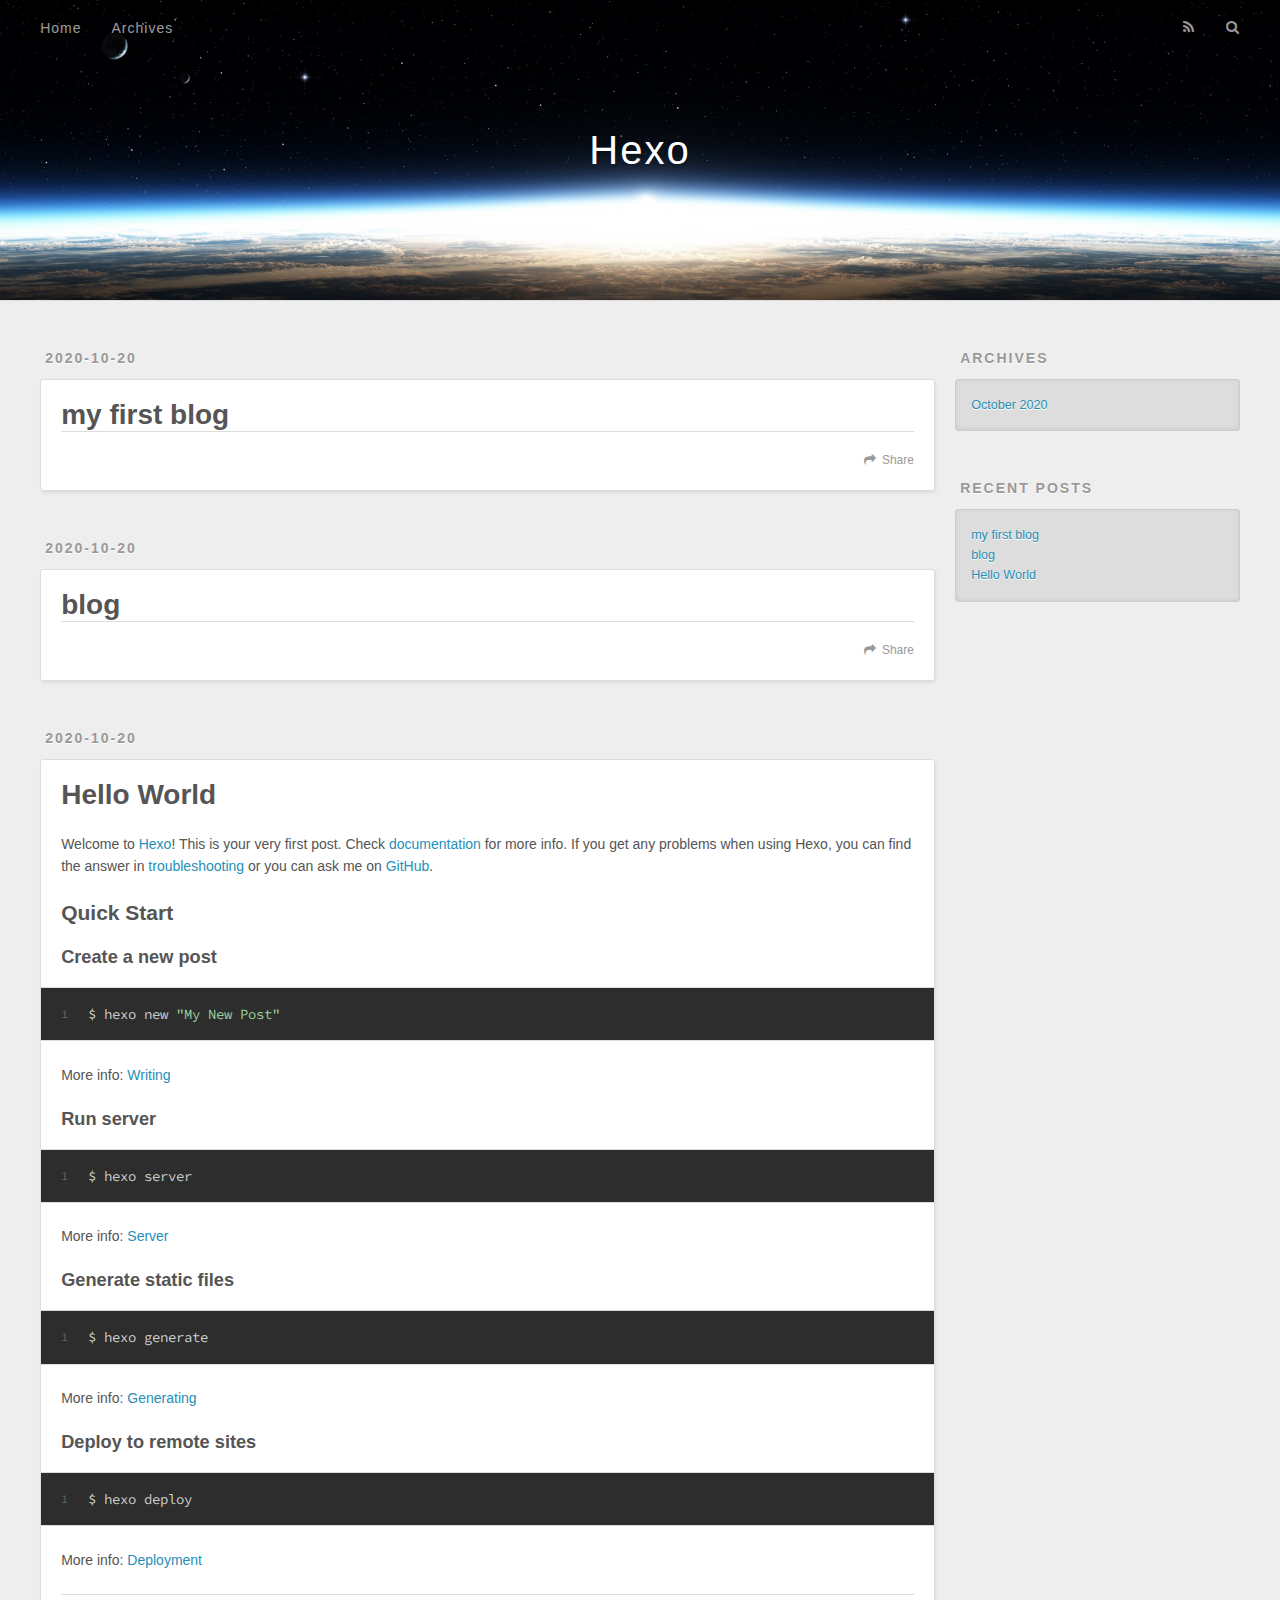
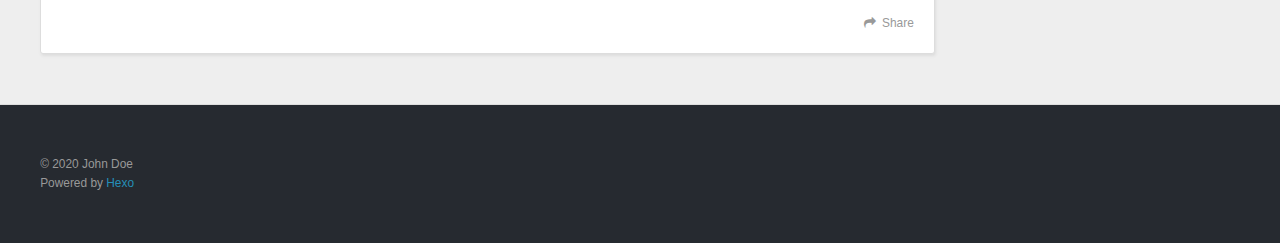
<file: index.html>
<!DOCTYPE html>
<html>
<head>
  <meta charset="utf-8">
  

  
  <title>Hexo</title>
  <meta name="viewport" content="width=device-width, initial-scale=1, maximum-scale=1">
  <meta property="og:type" content="website">
<meta property="og:title" content="Hexo">
<meta property="og:url" content="http://example.com/index.html">
<meta property="og:site_name" content="Hexo">
<meta property="og:locale" content="en_US">
<meta property="article:author" content="John Doe">
<meta name="twitter:card" content="summary">
  
    <link rel="alternate" href="/atom.xml" title="Hexo" type="application/atom+xml">
  
  
    <link rel="icon" href="/favicon.png">
  
  
    <link href="//fonts.googleapis.com/css?family=Source+Code+Pro" rel="stylesheet" type="text/css">
  
  
<link rel="stylesheet" href="/css/style.css">

<meta name="generator" content="Hexo 5.2.0"></head>

<body>
  <div id="container">
    <div id="wrap">
      <header id="header">
  <div id="banner"></div>
  <div id="header-outer" class="outer">
    <div id="header-title" class="inner">
      <h1 id="logo-wrap">
        <a href="/" id="logo">Hexo</a>
      </h1>
      
    </div>
    <div id="header-inner" class="inner">
      <nav id="main-nav">
        <a id="main-nav-toggle" class="nav-icon"></a>
        
          <a class="main-nav-link" href="/">Home</a>
        
          <a class="main-nav-link" href="/archives">Archives</a>
        
      </nav>
      <nav id="sub-nav">
        
          <a id="nav-rss-link" class="nav-icon" href="/atom.xml" title="RSS Feed"></a>
        
        <a id="nav-search-btn" class="nav-icon" title="Search"></a>
      </nav>
      <div id="search-form-wrap">
        <form action="//google.com/search" method="get" accept-charset="UTF-8" class="search-form"><input type="search" name="q" class="search-form-input" placeholder="Search"><button type="submit" class="search-form-submit">&#xF002;</button><input type="hidden" name="sitesearch" value="http://example.com"></form>
      </div>
    </div>
  </div>
</header>
      <div class="outer">
        <section id="main">
  
    <article id="blog1-my-first-blog" class="article article-type-blog1" itemscope itemprop="blogPost">
  <div class="article-meta">
    <a href="/2020/10/20/my-first-blog/" class="article-date">
  <time datetime="2020-10-20T11:49:37.000Z" itemprop="datePublished">2020-10-20</time>
</a>
    
  </div>
  <div class="article-inner">
    
    
      <header class="article-header">
        
  
    <h1 itemprop="name">
      <a class="article-title" href="/2020/10/20/my-first-blog/">my first blog</a>
    </h1>
  

      </header>
    
    <div class="article-entry" itemprop="articleBody">
      
        
      
    </div>
    <footer class="article-footer">
      <a data-url="http://example.com/2020/10/20/my-first-blog/" data-id="ckghy28zz0002d0td5f2vbpgo" class="article-share-link">Share</a>
      
      
    </footer>
  </div>
  
</article>


  
    <article id="post-blog" class="article article-type-post" itemscope itemprop="blogPost">
  <div class="article-meta">
    <a href="/2020/10/20/blog/" class="article-date">
  <time datetime="2020-10-20T11:03:06.000Z" itemprop="datePublished">2020-10-20</time>
</a>
    
  </div>
  <div class="article-inner">
    
    
      <header class="article-header">
        
  
    <h1 itemprop="name">
      <a class="article-title" href="/2020/10/20/blog/">blog</a>
    </h1>
  

      </header>
    
    <div class="article-entry" itemprop="articleBody">
      
        
      
    </div>
    <footer class="article-footer">
      <a data-url="http://example.com/2020/10/20/blog/" data-id="ckghy28zq0001d0tdfp8pb76k" class="article-share-link">Share</a>
      
      
    </footer>
  </div>
  
</article>


  
    <article id="post-hello-world" class="article article-type-post" itemscope itemprop="blogPost">
  <div class="article-meta">
    <a href="/2020/10/20/hello-world/" class="article-date">
  <time datetime="2020-10-20T10:52:06.761Z" itemprop="datePublished">2020-10-20</time>
</a>
    
  </div>
  <div class="article-inner">
    
    
      <header class="article-header">
        
  
    <h1 itemprop="name">
      <a class="article-title" href="/2020/10/20/hello-world/">Hello World</a>
    </h1>
  

      </header>
    
    <div class="article-entry" itemprop="articleBody">
      
        <p>Welcome to <a target="_blank" rel="noopener" href="https://hexo.io/">Hexo</a>! This is your very first post. Check <a target="_blank" rel="noopener" href="https://hexo.io/docs/">documentation</a> for more info. If you get any problems when using Hexo, you can find the answer in <a target="_blank" rel="noopener" href="https://hexo.io/docs/troubleshooting.html">troubleshooting</a> or you can ask me on <a target="_blank" rel="noopener" href="https://github.com/hexojs/hexo/issues">GitHub</a>.</p>
<h2 id="Quick-Start"><a href="#Quick-Start" class="headerlink" title="Quick Start"></a>Quick Start</h2><h3 id="Create-a-new-post"><a href="#Create-a-new-post" class="headerlink" title="Create a new post"></a>Create a new post</h3><figure class="highlight bash"><table><tr><td class="gutter"><pre><span class="line">1</span><br></pre></td><td class="code"><pre><span class="line">$ hexo new <span class="string">&quot;My New Post&quot;</span></span><br></pre></td></tr></table></figure>

<p>More info: <a target="_blank" rel="noopener" href="https://hexo.io/docs/writing.html">Writing</a></p>
<h3 id="Run-server"><a href="#Run-server" class="headerlink" title="Run server"></a>Run server</h3><figure class="highlight bash"><table><tr><td class="gutter"><pre><span class="line">1</span><br></pre></td><td class="code"><pre><span class="line">$ hexo server</span><br></pre></td></tr></table></figure>

<p>More info: <a target="_blank" rel="noopener" href="https://hexo.io/docs/server.html">Server</a></p>
<h3 id="Generate-static-files"><a href="#Generate-static-files" class="headerlink" title="Generate static files"></a>Generate static files</h3><figure class="highlight bash"><table><tr><td class="gutter"><pre><span class="line">1</span><br></pre></td><td class="code"><pre><span class="line">$ hexo generate</span><br></pre></td></tr></table></figure>

<p>More info: <a target="_blank" rel="noopener" href="https://hexo.io/docs/generating.html">Generating</a></p>
<h3 id="Deploy-to-remote-sites"><a href="#Deploy-to-remote-sites" class="headerlink" title="Deploy to remote sites"></a>Deploy to remote sites</h3><figure class="highlight bash"><table><tr><td class="gutter"><pre><span class="line">1</span><br></pre></td><td class="code"><pre><span class="line">$ hexo deploy</span><br></pre></td></tr></table></figure>

<p>More info: <a target="_blank" rel="noopener" href="https://hexo.io/docs/one-command-deployment.html">Deployment</a></p>

      
    </div>
    <footer class="article-footer">
      <a data-url="http://example.com/2020/10/20/hello-world/" data-id="ckghy28zk0000d0td6bdzb5bl" class="article-share-link">Share</a>
      
      
    </footer>
  </div>
  
</article>


  


</section>
        
          <aside id="sidebar">
  
    

  
    

  
    
  
    
  <div class="widget-wrap">
    <h3 class="widget-title">Archives</h3>
    <div class="widget">
      <ul class="archive-list"><li class="archive-list-item"><a class="archive-list-link" href="/archives/2020/10/">October 2020</a></li></ul>
    </div>
  </div>


  
    
  <div class="widget-wrap">
    <h3 class="widget-title">Recent Posts</h3>
    <div class="widget">
      <ul>
        
          <li>
            <a href="/2020/10/20/my-first-blog/">my first blog</a>
          </li>
        
          <li>
            <a href="/2020/10/20/blog/">blog</a>
          </li>
        
          <li>
            <a href="/2020/10/20/hello-world/">Hello World</a>
          </li>
        
      </ul>
    </div>
  </div>

  
</aside>
        
      </div>
      <footer id="footer">
  
  <div class="outer">
    <div id="footer-info" class="inner">
      &copy; 2020 John Doe<br>
      Powered by <a href="http://hexo.io/" target="_blank">Hexo</a>
    </div>
  </div>
</footer>
    </div>
    <nav id="mobile-nav">
  
    <a href="/" class="mobile-nav-link">Home</a>
  
    <a href="/archives" class="mobile-nav-link">Archives</a>
  
</nav>
    

<script src="//ajax.googleapis.com/ajax/libs/jquery/2.0.3/jquery.min.js"></script>


  
<link rel="stylesheet" href="/fancybox/jquery.fancybox.css">

  
<script src="/fancybox/jquery.fancybox.pack.js"></script>




<script src="/js/script.js"></script>




  </div>
</body>
</html>
</file>
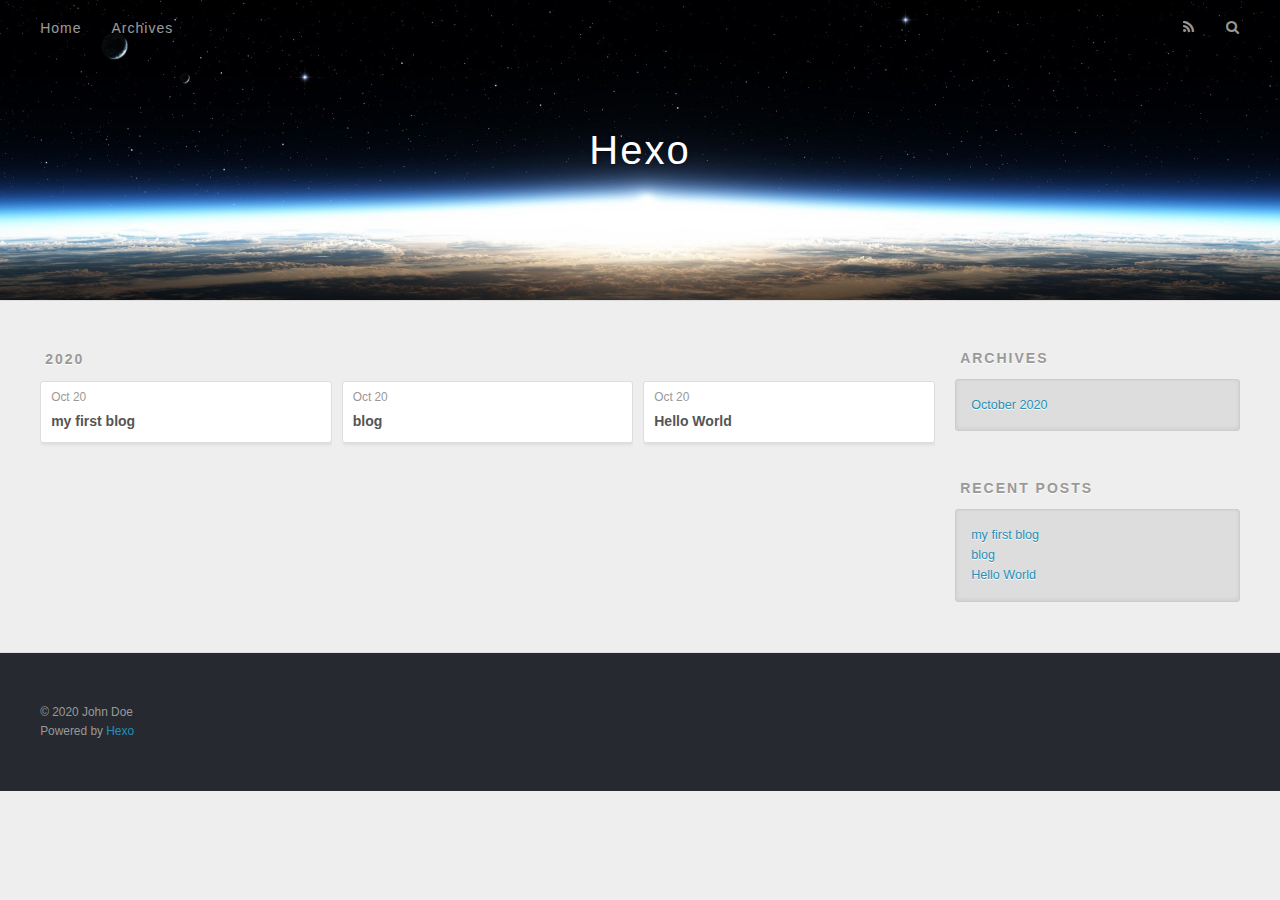
<file: archives/index.html>
<!DOCTYPE html>
<html>
<head>
  <meta charset="utf-8">
  

  
  <title>Archives | Hexo</title>
  <meta name="viewport" content="width=device-width, initial-scale=1, maximum-scale=1">
  <meta property="og:type" content="website">
<meta property="og:title" content="Hexo">
<meta property="og:url" content="http://example.com/archives/index.html">
<meta property="og:site_name" content="Hexo">
<meta property="og:locale" content="en_US">
<meta property="article:author" content="John Doe">
<meta name="twitter:card" content="summary">
  
    <link rel="alternate" href="/atom.xml" title="Hexo" type="application/atom+xml">
  
  
    <link rel="icon" href="/favicon.png">
  
  
    <link href="//fonts.googleapis.com/css?family=Source+Code+Pro" rel="stylesheet" type="text/css">
  
  
<link rel="stylesheet" href="/css/style.css">

<meta name="generator" content="Hexo 5.2.0"></head>

<body>
  <div id="container">
    <div id="wrap">
      <header id="header">
  <div id="banner"></div>
  <div id="header-outer" class="outer">
    <div id="header-title" class="inner">
      <h1 id="logo-wrap">
        <a href="/" id="logo">Hexo</a>
      </h1>
      
    </div>
    <div id="header-inner" class="inner">
      <nav id="main-nav">
        <a id="main-nav-toggle" class="nav-icon"></a>
        
          <a class="main-nav-link" href="/">Home</a>
        
          <a class="main-nav-link" href="/archives">Archives</a>
        
      </nav>
      <nav id="sub-nav">
        
          <a id="nav-rss-link" class="nav-icon" href="/atom.xml" title="RSS Feed"></a>
        
        <a id="nav-search-btn" class="nav-icon" title="Search"></a>
      </nav>
      <div id="search-form-wrap">
        <form action="//google.com/search" method="get" accept-charset="UTF-8" class="search-form"><input type="search" name="q" class="search-form-input" placeholder="Search"><button type="submit" class="search-form-submit">&#xF002;</button><input type="hidden" name="sitesearch" value="http://example.com"></form>
      </div>
    </div>
  </div>
</header>
      <div class="outer">
        <section id="main">
  
  
    
    
      
      
      <section class="archives-wrap">
        <div class="archive-year-wrap">
          <a href="/archives/2020" class="archive-year">2020</a>
        </div>
        <div class="archives">
    
    <article class="archive-article archive-type-blog1">
  <div class="archive-article-inner">
    <header class="archive-article-header">
      <a href="/2020/10/20/my-first-blog/" class="archive-article-date">
  <time datetime="2020-10-20T11:49:37.000Z" itemprop="datePublished">Oct 20</time>
</a>
      
  
    <h1 itemprop="name">
      <a class="archive-article-title" href="/2020/10/20/my-first-blog/">my first blog</a>
    </h1>
  

    </header>
  </div>
</article>
  
    
    
    <article class="archive-article archive-type-post">
  <div class="archive-article-inner">
    <header class="archive-article-header">
      <a href="/2020/10/20/blog/" class="archive-article-date">
  <time datetime="2020-10-20T11:03:06.000Z" itemprop="datePublished">Oct 20</time>
</a>
      
  
    <h1 itemprop="name">
      <a class="archive-article-title" href="/2020/10/20/blog/">blog</a>
    </h1>
  

    </header>
  </div>
</article>
  
    
    
    <article class="archive-article archive-type-post">
  <div class="archive-article-inner">
    <header class="archive-article-header">
      <a href="/2020/10/20/hello-world/" class="archive-article-date">
  <time datetime="2020-10-20T10:52:06.761Z" itemprop="datePublished">Oct 20</time>
</a>
      
  
    <h1 itemprop="name">
      <a class="archive-article-title" href="/2020/10/20/hello-world/">Hello World</a>
    </h1>
  

    </header>
  </div>
</article>
  
  
    </div></section>
  


</section>
        
          <aside id="sidebar">
  
    

  
    

  
    
  
    
  <div class="widget-wrap">
    <h3 class="widget-title">Archives</h3>
    <div class="widget">
      <ul class="archive-list"><li class="archive-list-item"><a class="archive-list-link" href="/archives/2020/10/">October 2020</a></li></ul>
    </div>
  </div>


  
    
  <div class="widget-wrap">
    <h3 class="widget-title">Recent Posts</h3>
    <div class="widget">
      <ul>
        
          <li>
            <a href="/2020/10/20/my-first-blog/">my first blog</a>
          </li>
        
          <li>
            <a href="/2020/10/20/blog/">blog</a>
          </li>
        
          <li>
            <a href="/2020/10/20/hello-world/">Hello World</a>
          </li>
        
      </ul>
    </div>
  </div>

  
</aside>
        
      </div>
      <footer id="footer">
  
  <div class="outer">
    <div id="footer-info" class="inner">
      &copy; 2020 John Doe<br>
      Powered by <a href="http://hexo.io/" target="_blank">Hexo</a>
    </div>
  </div>
</footer>
    </div>
    <nav id="mobile-nav">
  
    <a href="/" class="mobile-nav-link">Home</a>
  
    <a href="/archives" class="mobile-nav-link">Archives</a>
  
</nav>
    

<script src="//ajax.googleapis.com/ajax/libs/jquery/2.0.3/jquery.min.js"></script>


  
<link rel="stylesheet" href="/fancybox/jquery.fancybox.css">

  
<script src="/fancybox/jquery.fancybox.pack.js"></script>




<script src="/js/script.js"></script>




  </div>
</body>
</html>
</file>
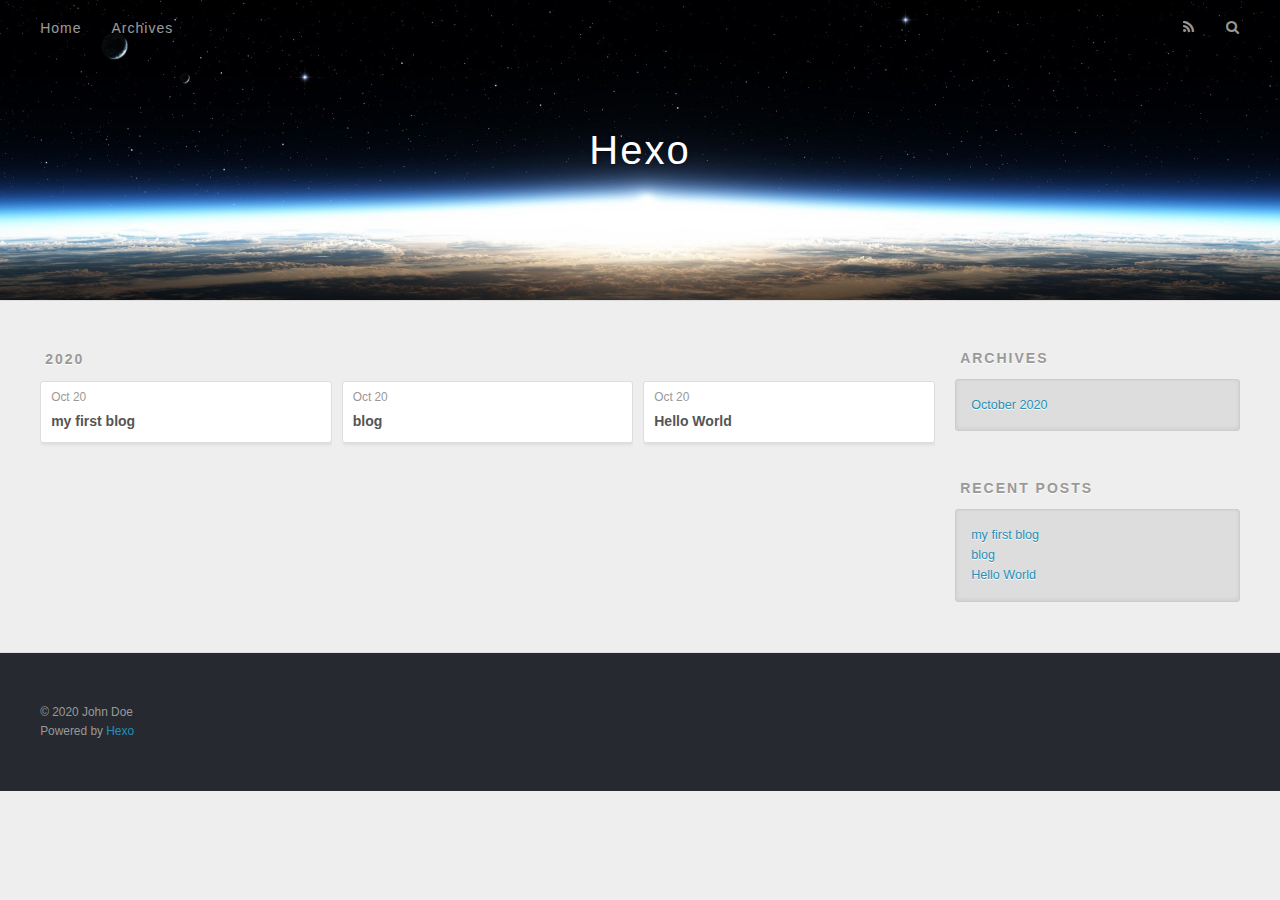
<file: archives/2020/index.html>
<!DOCTYPE html>
<html>
<head>
  <meta charset="utf-8">
  

  
  <title>Archives: 2020 | Hexo</title>
  <meta name="viewport" content="width=device-width, initial-scale=1, maximum-scale=1">
  <meta property="og:type" content="website">
<meta property="og:title" content="Hexo">
<meta property="og:url" content="http://example.com/archives/2020/index.html">
<meta property="og:site_name" content="Hexo">
<meta property="og:locale" content="en_US">
<meta property="article:author" content="John Doe">
<meta name="twitter:card" content="summary">
  
    <link rel="alternate" href="/atom.xml" title="Hexo" type="application/atom+xml">
  
  
    <link rel="icon" href="/favicon.png">
  
  
    <link href="//fonts.googleapis.com/css?family=Source+Code+Pro" rel="stylesheet" type="text/css">
  
  
<link rel="stylesheet" href="/css/style.css">

<meta name="generator" content="Hexo 5.2.0"></head>

<body>
  <div id="container">
    <div id="wrap">
      <header id="header">
  <div id="banner"></div>
  <div id="header-outer" class="outer">
    <div id="header-title" class="inner">
      <h1 id="logo-wrap">
        <a href="/" id="logo">Hexo</a>
      </h1>
      
    </div>
    <div id="header-inner" class="inner">
      <nav id="main-nav">
        <a id="main-nav-toggle" class="nav-icon"></a>
        
          <a class="main-nav-link" href="/">Home</a>
        
          <a class="main-nav-link" href="/archives">Archives</a>
        
      </nav>
      <nav id="sub-nav">
        
          <a id="nav-rss-link" class="nav-icon" href="/atom.xml" title="RSS Feed"></a>
        
        <a id="nav-search-btn" class="nav-icon" title="Search"></a>
      </nav>
      <div id="search-form-wrap">
        <form action="//google.com/search" method="get" accept-charset="UTF-8" class="search-form"><input type="search" name="q" class="search-form-input" placeholder="Search"><button type="submit" class="search-form-submit">&#xF002;</button><input type="hidden" name="sitesearch" value="http://example.com"></form>
      </div>
    </div>
  </div>
</header>
      <div class="outer">
        <section id="main">
  
  
    
    
      
      
      <section class="archives-wrap">
        <div class="archive-year-wrap">
          <a href="/archives/2020" class="archive-year">2020</a>
        </div>
        <div class="archives">
    
    <article class="archive-article archive-type-blog1">
  <div class="archive-article-inner">
    <header class="archive-article-header">
      <a href="/2020/10/20/my-first-blog/" class="archive-article-date">
  <time datetime="2020-10-20T11:49:37.000Z" itemprop="datePublished">Oct 20</time>
</a>
      
  
    <h1 itemprop="name">
      <a class="archive-article-title" href="/2020/10/20/my-first-blog/">my first blog</a>
    </h1>
  

    </header>
  </div>
</article>
  
    
    
    <article class="archive-article archive-type-post">
  <div class="archive-article-inner">
    <header class="archive-article-header">
      <a href="/2020/10/20/blog/" class="archive-article-date">
  <time datetime="2020-10-20T11:03:06.000Z" itemprop="datePublished">Oct 20</time>
</a>
      
  
    <h1 itemprop="name">
      <a class="archive-article-title" href="/2020/10/20/blog/">blog</a>
    </h1>
  

    </header>
  </div>
</article>
  
    
    
    <article class="archive-article archive-type-post">
  <div class="archive-article-inner">
    <header class="archive-article-header">
      <a href="/2020/10/20/hello-world/" class="archive-article-date">
  <time datetime="2020-10-20T10:52:06.761Z" itemprop="datePublished">Oct 20</time>
</a>
      
  
    <h1 itemprop="name">
      <a class="archive-article-title" href="/2020/10/20/hello-world/">Hello World</a>
    </h1>
  

    </header>
  </div>
</article>
  
  
    </div></section>
  


</section>
        
          <aside id="sidebar">
  
    

  
    

  
    
  
    
  <div class="widget-wrap">
    <h3 class="widget-title">Archives</h3>
    <div class="widget">
      <ul class="archive-list"><li class="archive-list-item"><a class="archive-list-link" href="/archives/2020/10/">October 2020</a></li></ul>
    </div>
  </div>


  
    
  <div class="widget-wrap">
    <h3 class="widget-title">Recent Posts</h3>
    <div class="widget">
      <ul>
        
          <li>
            <a href="/2020/10/20/my-first-blog/">my first blog</a>
          </li>
        
          <li>
            <a href="/2020/10/20/blog/">blog</a>
          </li>
        
          <li>
            <a href="/2020/10/20/hello-world/">Hello World</a>
          </li>
        
      </ul>
    </div>
  </div>

  
</aside>
        
      </div>
      <footer id="footer">
  
  <div class="outer">
    <div id="footer-info" class="inner">
      &copy; 2020 John Doe<br>
      Powered by <a href="http://hexo.io/" target="_blank">Hexo</a>
    </div>
  </div>
</footer>
    </div>
    <nav id="mobile-nav">
  
    <a href="/" class="mobile-nav-link">Home</a>
  
    <a href="/archives" class="mobile-nav-link">Archives</a>
  
</nav>
    

<script src="//ajax.googleapis.com/ajax/libs/jquery/2.0.3/jquery.min.js"></script>


  
<link rel="stylesheet" href="/fancybox/jquery.fancybox.css">

  
<script src="/fancybox/jquery.fancybox.pack.js"></script>




<script src="/js/script.js"></script>




  </div>
</body>
</html>
</file>
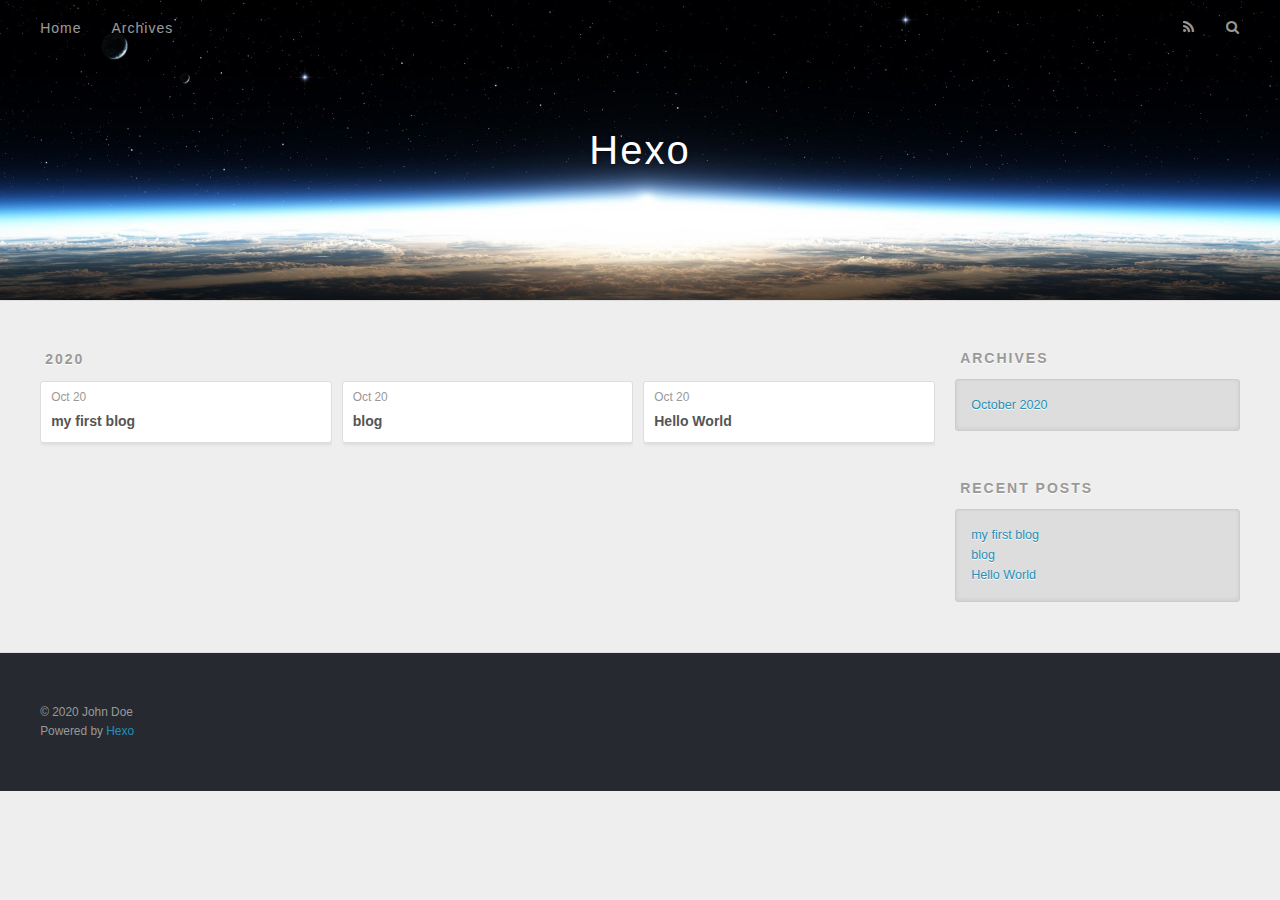
<file: archives/2020/10/index.html>
<!DOCTYPE html>
<html>
<head>
  <meta charset="utf-8">
  

  
  <title>Archives: 2020/10 | Hexo</title>
  <meta name="viewport" content="width=device-width, initial-scale=1, maximum-scale=1">
  <meta property="og:type" content="website">
<meta property="og:title" content="Hexo">
<meta property="og:url" content="http://example.com/archives/2020/10/index.html">
<meta property="og:site_name" content="Hexo">
<meta property="og:locale" content="en_US">
<meta property="article:author" content="John Doe">
<meta name="twitter:card" content="summary">
  
    <link rel="alternate" href="/atom.xml" title="Hexo" type="application/atom+xml">
  
  
    <link rel="icon" href="/favicon.png">
  
  
    <link href="//fonts.googleapis.com/css?family=Source+Code+Pro" rel="stylesheet" type="text/css">
  
  
<link rel="stylesheet" href="/css/style.css">

<meta name="generator" content="Hexo 5.2.0"></head>

<body>
  <div id="container">
    <div id="wrap">
      <header id="header">
  <div id="banner"></div>
  <div id="header-outer" class="outer">
    <div id="header-title" class="inner">
      <h1 id="logo-wrap">
        <a href="/" id="logo">Hexo</a>
      </h1>
      
    </div>
    <div id="header-inner" class="inner">
      <nav id="main-nav">
        <a id="main-nav-toggle" class="nav-icon"></a>
        
          <a class="main-nav-link" href="/">Home</a>
        
          <a class="main-nav-link" href="/archives">Archives</a>
        
      </nav>
      <nav id="sub-nav">
        
          <a id="nav-rss-link" class="nav-icon" href="/atom.xml" title="RSS Feed"></a>
        
        <a id="nav-search-btn" class="nav-icon" title="Search"></a>
      </nav>
      <div id="search-form-wrap">
        <form action="//google.com/search" method="get" accept-charset="UTF-8" class="search-form"><input type="search" name="q" class="search-form-input" placeholder="Search"><button type="submit" class="search-form-submit">&#xF002;</button><input type="hidden" name="sitesearch" value="http://example.com"></form>
      </div>
    </div>
  </div>
</header>
      <div class="outer">
        <section id="main">
  
  
    
    
      
      
      <section class="archives-wrap">
        <div class="archive-year-wrap">
          <a href="/archives/2020" class="archive-year">2020</a>
        </div>
        <div class="archives">
    
    <article class="archive-article archive-type-blog1">
  <div class="archive-article-inner">
    <header class="archive-article-header">
      <a href="/2020/10/20/my-first-blog/" class="archive-article-date">
  <time datetime="2020-10-20T11:49:37.000Z" itemprop="datePublished">Oct 20</time>
</a>
      
  
    <h1 itemprop="name">
      <a class="archive-article-title" href="/2020/10/20/my-first-blog/">my first blog</a>
    </h1>
  

    </header>
  </div>
</article>
  
    
    
    <article class="archive-article archive-type-post">
  <div class="archive-article-inner">
    <header class="archive-article-header">
      <a href="/2020/10/20/blog/" class="archive-article-date">
  <time datetime="2020-10-20T11:03:06.000Z" itemprop="datePublished">Oct 20</time>
</a>
      
  
    <h1 itemprop="name">
      <a class="archive-article-title" href="/2020/10/20/blog/">blog</a>
    </h1>
  

    </header>
  </div>
</article>
  
    
    
    <article class="archive-article archive-type-post">
  <div class="archive-article-inner">
    <header class="archive-article-header">
      <a href="/2020/10/20/hello-world/" class="archive-article-date">
  <time datetime="2020-10-20T10:52:06.761Z" itemprop="datePublished">Oct 20</time>
</a>
      
  
    <h1 itemprop="name">
      <a class="archive-article-title" href="/2020/10/20/hello-world/">Hello World</a>
    </h1>
  

    </header>
  </div>
</article>
  
  
    </div></section>
  


</section>
        
          <aside id="sidebar">
  
    

  
    

  
    
  
    
  <div class="widget-wrap">
    <h3 class="widget-title">Archives</h3>
    <div class="widget">
      <ul class="archive-list"><li class="archive-list-item"><a class="archive-list-link" href="/archives/2020/10/">October 2020</a></li></ul>
    </div>
  </div>


  
    
  <div class="widget-wrap">
    <h3 class="widget-title">Recent Posts</h3>
    <div class="widget">
      <ul>
        
          <li>
            <a href="/2020/10/20/my-first-blog/">my first blog</a>
          </li>
        
          <li>
            <a href="/2020/10/20/blog/">blog</a>
          </li>
        
          <li>
            <a href="/2020/10/20/hello-world/">Hello World</a>
          </li>
        
      </ul>
    </div>
  </div>

  
</aside>
        
      </div>
      <footer id="footer">
  
  <div class="outer">
    <div id="footer-info" class="inner">
      &copy; 2020 John Doe<br>
      Powered by <a href="http://hexo.io/" target="_blank">Hexo</a>
    </div>
  </div>
</footer>
    </div>
    <nav id="mobile-nav">
  
    <a href="/" class="mobile-nav-link">Home</a>
  
    <a href="/archives" class="mobile-nav-link">Archives</a>
  
</nav>
    

<script src="//ajax.googleapis.com/ajax/libs/jquery/2.0.3/jquery.min.js"></script>


  
<link rel="stylesheet" href="/fancybox/jquery.fancybox.css">

  
<script src="/fancybox/jquery.fancybox.pack.js"></script>




<script src="/js/script.js"></script>




  </div>
</body>
</html>
</file>
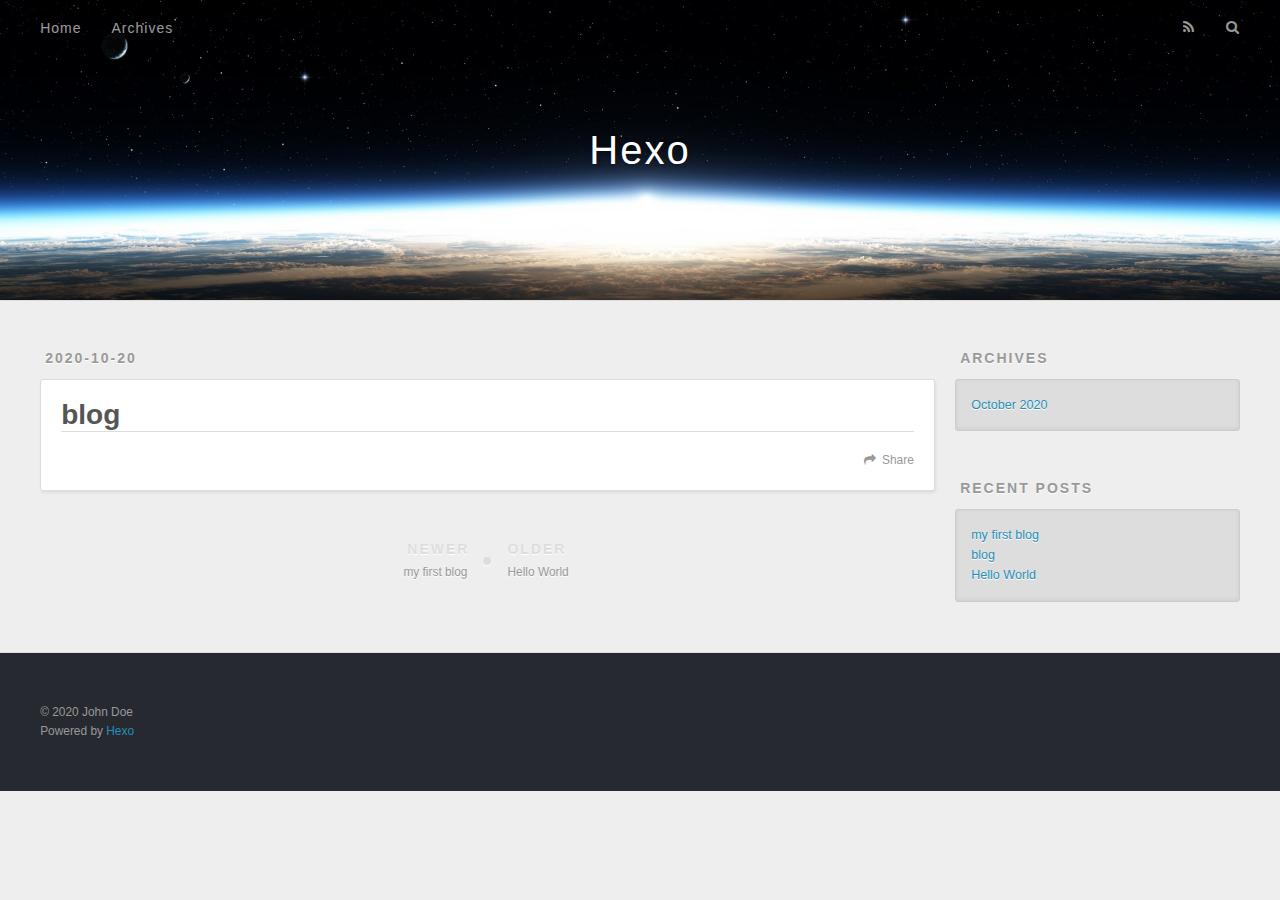
<file: 2020/10/20/blog/index.html>
<!DOCTYPE html>
<html>
<head>
  <meta charset="utf-8">
  

  
  <title>blog | Hexo</title>
  <meta name="viewport" content="width=device-width, initial-scale=1, maximum-scale=1">
  <meta property="og:type" content="article">
<meta property="og:title" content="blog">
<meta property="og:url" content="http://example.com/2020/10/20/blog/index.html">
<meta property="og:site_name" content="Hexo">
<meta property="og:locale" content="en_US">
<meta property="article:published_time" content="2020-10-20T11:03:06.000Z">
<meta property="article:modified_time" content="2020-10-20T11:03:06.559Z">
<meta property="article:author" content="John Doe">
<meta name="twitter:card" content="summary">
  
    <link rel="alternate" href="/atom.xml" title="Hexo" type="application/atom+xml">
  
  
    <link rel="icon" href="/favicon.png">
  
  
    <link href="//fonts.googleapis.com/css?family=Source+Code+Pro" rel="stylesheet" type="text/css">
  
  
<link rel="stylesheet" href="/css/style.css">

<meta name="generator" content="Hexo 5.2.0"></head>

<body>
  <div id="container">
    <div id="wrap">
      <header id="header">
  <div id="banner"></div>
  <div id="header-outer" class="outer">
    <div id="header-title" class="inner">
      <h1 id="logo-wrap">
        <a href="/" id="logo">Hexo</a>
      </h1>
      
    </div>
    <div id="header-inner" class="inner">
      <nav id="main-nav">
        <a id="main-nav-toggle" class="nav-icon"></a>
        
          <a class="main-nav-link" href="/">Home</a>
        
          <a class="main-nav-link" href="/archives">Archives</a>
        
      </nav>
      <nav id="sub-nav">
        
          <a id="nav-rss-link" class="nav-icon" href="/atom.xml" title="RSS Feed"></a>
        
        <a id="nav-search-btn" class="nav-icon" title="Search"></a>
      </nav>
      <div id="search-form-wrap">
        <form action="//google.com/search" method="get" accept-charset="UTF-8" class="search-form"><input type="search" name="q" class="search-form-input" placeholder="Search"><button type="submit" class="search-form-submit">&#xF002;</button><input type="hidden" name="sitesearch" value="http://example.com"></form>
      </div>
    </div>
  </div>
</header>
      <div class="outer">
        <section id="main"><article id="post-blog" class="article article-type-post" itemscope itemprop="blogPost">
  <div class="article-meta">
    <a href="/2020/10/20/blog/" class="article-date">
  <time datetime="2020-10-20T11:03:06.000Z" itemprop="datePublished">2020-10-20</time>
</a>
    
  </div>
  <div class="article-inner">
    
    
      <header class="article-header">
        
  
    <h1 class="article-title" itemprop="name">
      blog
    </h1>
  

      </header>
    
    <div class="article-entry" itemprop="articleBody">
      
        
      
    </div>
    <footer class="article-footer">
      <a data-url="http://example.com/2020/10/20/blog/" data-id="ckghy28zq0001d0tdfp8pb76k" class="article-share-link">Share</a>
      
      
    </footer>
  </div>
  
    
<nav id="article-nav">
  
    <a href="/2020/10/20/my-first-blog/" id="article-nav-newer" class="article-nav-link-wrap">
      <strong class="article-nav-caption">Newer</strong>
      <div class="article-nav-title">
        
          my first blog
        
      </div>
    </a>
  
  
    <a href="/2020/10/20/hello-world/" id="article-nav-older" class="article-nav-link-wrap">
      <strong class="article-nav-caption">Older</strong>
      <div class="article-nav-title">Hello World</div>
    </a>
  
</nav>

  
</article>

</section>
        
          <aside id="sidebar">
  
    

  
    

  
    
  
    
  <div class="widget-wrap">
    <h3 class="widget-title">Archives</h3>
    <div class="widget">
      <ul class="archive-list"><li class="archive-list-item"><a class="archive-list-link" href="/archives/2020/10/">October 2020</a></li></ul>
    </div>
  </div>


  
    
  <div class="widget-wrap">
    <h3 class="widget-title">Recent Posts</h3>
    <div class="widget">
      <ul>
        
          <li>
            <a href="/2020/10/20/my-first-blog/">my first blog</a>
          </li>
        
          <li>
            <a href="/2020/10/20/blog/">blog</a>
          </li>
        
          <li>
            <a href="/2020/10/20/hello-world/">Hello World</a>
          </li>
        
      </ul>
    </div>
  </div>

  
</aside>
        
      </div>
      <footer id="footer">
  
  <div class="outer">
    <div id="footer-info" class="inner">
      &copy; 2020 John Doe<br>
      Powered by <a href="http://hexo.io/" target="_blank">Hexo</a>
    </div>
  </div>
</footer>
    </div>
    <nav id="mobile-nav">
  
    <a href="/" class="mobile-nav-link">Home</a>
  
    <a href="/archives" class="mobile-nav-link">Archives</a>
  
</nav>
    

<script src="//ajax.googleapis.com/ajax/libs/jquery/2.0.3/jquery.min.js"></script>


  
<link rel="stylesheet" href="/fancybox/jquery.fancybox.css">

  
<script src="/fancybox/jquery.fancybox.pack.js"></script>




<script src="/js/script.js"></script>




  </div>
</body>
</html>
</file>
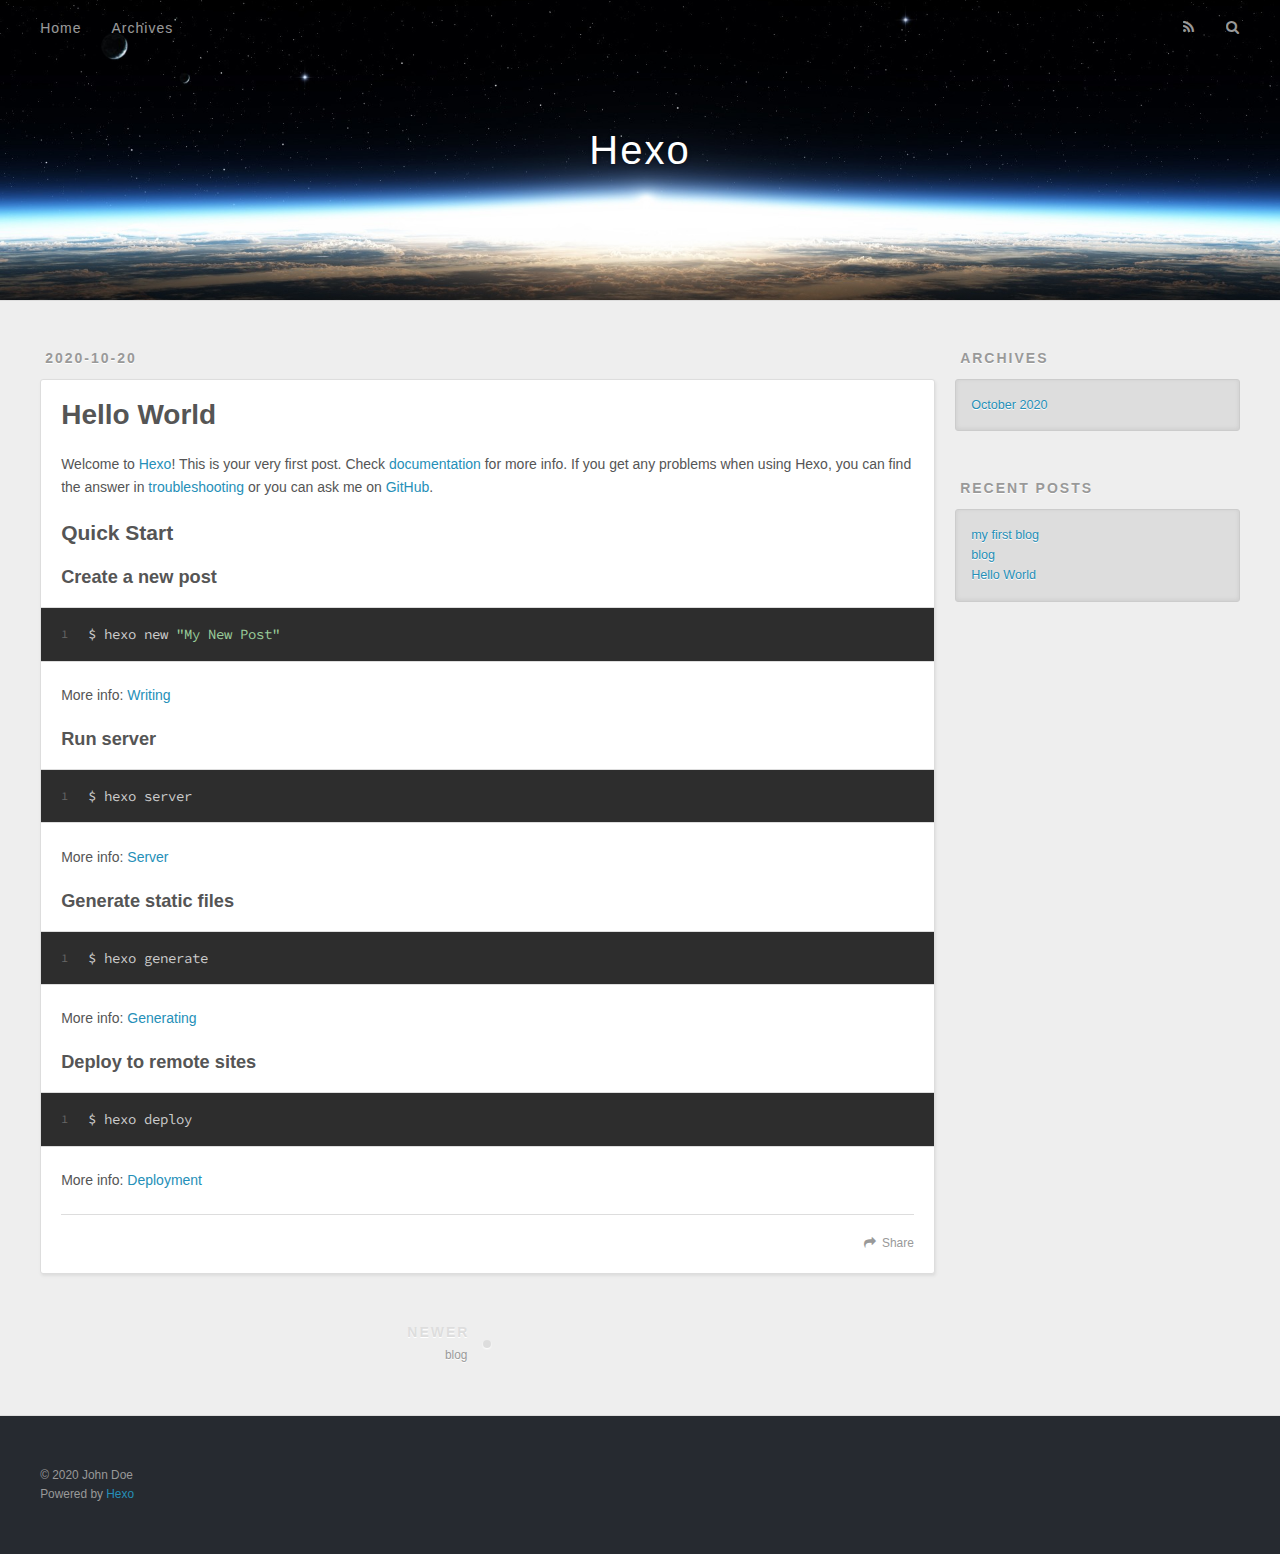
<file: 2020/10/20/hello-world/index.html>
<!DOCTYPE html>
<html>
<head>
  <meta charset="utf-8">
  

  
  <title>Hello World | Hexo</title>
  <meta name="viewport" content="width=device-width, initial-scale=1, maximum-scale=1">
  <meta name="description" content="Welcome to Hexo! This is your very first post. Check documentation for more info. If you get any problems when using Hexo, you can find the answer in troubleshooting or you can ask me on GitHub. Quick">
<meta property="og:type" content="article">
<meta property="og:title" content="Hello World">
<meta property="og:url" content="http://example.com/2020/10/20/hello-world/index.html">
<meta property="og:site_name" content="Hexo">
<meta property="og:description" content="Welcome to Hexo! This is your very first post. Check documentation for more info. If you get any problems when using Hexo, you can find the answer in troubleshooting or you can ask me on GitHub. Quick">
<meta property="og:locale" content="en_US">
<meta property="article:published_time" content="2020-10-20T10:52:06.761Z">
<meta property="article:modified_time" content="2020-10-20T10:52:06.761Z">
<meta property="article:author" content="John Doe">
<meta name="twitter:card" content="summary">
  
    <link rel="alternate" href="/atom.xml" title="Hexo" type="application/atom+xml">
  
  
    <link rel="icon" href="/favicon.png">
  
  
    <link href="//fonts.googleapis.com/css?family=Source+Code+Pro" rel="stylesheet" type="text/css">
  
  
<link rel="stylesheet" href="/css/style.css">

<meta name="generator" content="Hexo 5.2.0"></head>

<body>
  <div id="container">
    <div id="wrap">
      <header id="header">
  <div id="banner"></div>
  <div id="header-outer" class="outer">
    <div id="header-title" class="inner">
      <h1 id="logo-wrap">
        <a href="/" id="logo">Hexo</a>
      </h1>
      
    </div>
    <div id="header-inner" class="inner">
      <nav id="main-nav">
        <a id="main-nav-toggle" class="nav-icon"></a>
        
          <a class="main-nav-link" href="/">Home</a>
        
          <a class="main-nav-link" href="/archives">Archives</a>
        
      </nav>
      <nav id="sub-nav">
        
          <a id="nav-rss-link" class="nav-icon" href="/atom.xml" title="RSS Feed"></a>
        
        <a id="nav-search-btn" class="nav-icon" title="Search"></a>
      </nav>
      <div id="search-form-wrap">
        <form action="//google.com/search" method="get" accept-charset="UTF-8" class="search-form"><input type="search" name="q" class="search-form-input" placeholder="Search"><button type="submit" class="search-form-submit">&#xF002;</button><input type="hidden" name="sitesearch" value="http://example.com"></form>
      </div>
    </div>
  </div>
</header>
      <div class="outer">
        <section id="main"><article id="post-hello-world" class="article article-type-post" itemscope itemprop="blogPost">
  <div class="article-meta">
    <a href="/2020/10/20/hello-world/" class="article-date">
  <time datetime="2020-10-20T10:52:06.761Z" itemprop="datePublished">2020-10-20</time>
</a>
    
  </div>
  <div class="article-inner">
    
    
      <header class="article-header">
        
  
    <h1 class="article-title" itemprop="name">
      Hello World
    </h1>
  

      </header>
    
    <div class="article-entry" itemprop="articleBody">
      
        <p>Welcome to <a target="_blank" rel="noopener" href="https://hexo.io/">Hexo</a>! This is your very first post. Check <a target="_blank" rel="noopener" href="https://hexo.io/docs/">documentation</a> for more info. If you get any problems when using Hexo, you can find the answer in <a target="_blank" rel="noopener" href="https://hexo.io/docs/troubleshooting.html">troubleshooting</a> or you can ask me on <a target="_blank" rel="noopener" href="https://github.com/hexojs/hexo/issues">GitHub</a>.</p>
<h2 id="Quick-Start"><a href="#Quick-Start" class="headerlink" title="Quick Start"></a>Quick Start</h2><h3 id="Create-a-new-post"><a href="#Create-a-new-post" class="headerlink" title="Create a new post"></a>Create a new post</h3><figure class="highlight bash"><table><tr><td class="gutter"><pre><span class="line">1</span><br></pre></td><td class="code"><pre><span class="line">$ hexo new <span class="string">&quot;My New Post&quot;</span></span><br></pre></td></tr></table></figure>

<p>More info: <a target="_blank" rel="noopener" href="https://hexo.io/docs/writing.html">Writing</a></p>
<h3 id="Run-server"><a href="#Run-server" class="headerlink" title="Run server"></a>Run server</h3><figure class="highlight bash"><table><tr><td class="gutter"><pre><span class="line">1</span><br></pre></td><td class="code"><pre><span class="line">$ hexo server</span><br></pre></td></tr></table></figure>

<p>More info: <a target="_blank" rel="noopener" href="https://hexo.io/docs/server.html">Server</a></p>
<h3 id="Generate-static-files"><a href="#Generate-static-files" class="headerlink" title="Generate static files"></a>Generate static files</h3><figure class="highlight bash"><table><tr><td class="gutter"><pre><span class="line">1</span><br></pre></td><td class="code"><pre><span class="line">$ hexo generate</span><br></pre></td></tr></table></figure>

<p>More info: <a target="_blank" rel="noopener" href="https://hexo.io/docs/generating.html">Generating</a></p>
<h3 id="Deploy-to-remote-sites"><a href="#Deploy-to-remote-sites" class="headerlink" title="Deploy to remote sites"></a>Deploy to remote sites</h3><figure class="highlight bash"><table><tr><td class="gutter"><pre><span class="line">1</span><br></pre></td><td class="code"><pre><span class="line">$ hexo deploy</span><br></pre></td></tr></table></figure>

<p>More info: <a target="_blank" rel="noopener" href="https://hexo.io/docs/one-command-deployment.html">Deployment</a></p>

      
    </div>
    <footer class="article-footer">
      <a data-url="http://example.com/2020/10/20/hello-world/" data-id="ckghy28zk0000d0td6bdzb5bl" class="article-share-link">Share</a>
      
      
    </footer>
  </div>
  
    
<nav id="article-nav">
  
    <a href="/2020/10/20/blog/" id="article-nav-newer" class="article-nav-link-wrap">
      <strong class="article-nav-caption">Newer</strong>
      <div class="article-nav-title">
        
          blog
        
      </div>
    </a>
  
  
</nav>

  
</article>

</section>
        
          <aside id="sidebar">
  
    

  
    

  
    
  
    
  <div class="widget-wrap">
    <h3 class="widget-title">Archives</h3>
    <div class="widget">
      <ul class="archive-list"><li class="archive-list-item"><a class="archive-list-link" href="/archives/2020/10/">October 2020</a></li></ul>
    </div>
  </div>


  
    
  <div class="widget-wrap">
    <h3 class="widget-title">Recent Posts</h3>
    <div class="widget">
      <ul>
        
          <li>
            <a href="/2020/10/20/my-first-blog/">my first blog</a>
          </li>
        
          <li>
            <a href="/2020/10/20/blog/">blog</a>
          </li>
        
          <li>
            <a href="/2020/10/20/hello-world/">Hello World</a>
          </li>
        
      </ul>
    </div>
  </div>

  
</aside>
        
      </div>
      <footer id="footer">
  
  <div class="outer">
    <div id="footer-info" class="inner">
      &copy; 2020 John Doe<br>
      Powered by <a href="http://hexo.io/" target="_blank">Hexo</a>
    </div>
  </div>
</footer>
    </div>
    <nav id="mobile-nav">
  
    <a href="/" class="mobile-nav-link">Home</a>
  
    <a href="/archives" class="mobile-nav-link">Archives</a>
  
</nav>
    

<script src="//ajax.googleapis.com/ajax/libs/jquery/2.0.3/jquery.min.js"></script>


  
<link rel="stylesheet" href="/fancybox/jquery.fancybox.css">

  
<script src="/fancybox/jquery.fancybox.pack.js"></script>




<script src="/js/script.js"></script>




  </div>
</body>
</html>
</file>
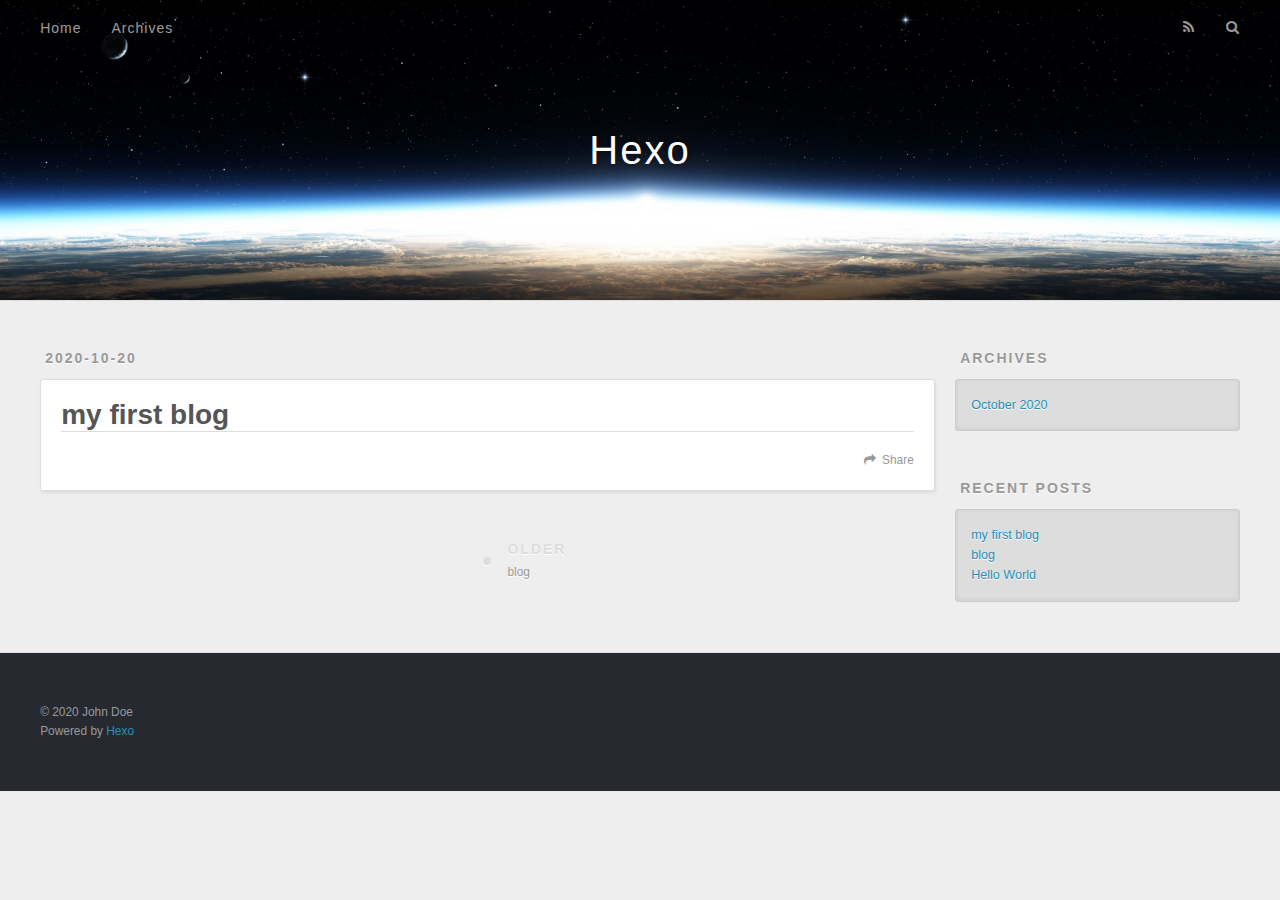
<file: 2020/10/20/my-first-blog/index.html>
<!DOCTYPE html>
<html>
<head>
  <meta charset="utf-8">
  

  
  <title>my first blog | Hexo</title>
  <meta name="viewport" content="width=device-width, initial-scale=1, maximum-scale=1">
  <meta property="og:type" content="article">
<meta property="og:title" content="my first blog">
<meta property="og:url" content="http://example.com/2020/10/20/my-first-blog/index.html">
<meta property="og:site_name" content="Hexo">
<meta property="og:locale" content="en_US">
<meta property="article:published_time" content="2020-10-20T11:49:37.000Z">
<meta property="article:modified_time" content="2020-10-20T11:49:37.223Z">
<meta property="article:author" content="John Doe">
<meta name="twitter:card" content="summary">
  
    <link rel="alternate" href="/atom.xml" title="Hexo" type="application/atom+xml">
  
  
    <link rel="icon" href="/favicon.png">
  
  
    <link href="//fonts.googleapis.com/css?family=Source+Code+Pro" rel="stylesheet" type="text/css">
  
  
<link rel="stylesheet" href="/css/style.css">

<meta name="generator" content="Hexo 5.2.0"></head>

<body>
  <div id="container">
    <div id="wrap">
      <header id="header">
  <div id="banner"></div>
  <div id="header-outer" class="outer">
    <div id="header-title" class="inner">
      <h1 id="logo-wrap">
        <a href="/" id="logo">Hexo</a>
      </h1>
      
    </div>
    <div id="header-inner" class="inner">
      <nav id="main-nav">
        <a id="main-nav-toggle" class="nav-icon"></a>
        
          <a class="main-nav-link" href="/">Home</a>
        
          <a class="main-nav-link" href="/archives">Archives</a>
        
      </nav>
      <nav id="sub-nav">
        
          <a id="nav-rss-link" class="nav-icon" href="/atom.xml" title="RSS Feed"></a>
        
        <a id="nav-search-btn" class="nav-icon" title="Search"></a>
      </nav>
      <div id="search-form-wrap">
        <form action="//google.com/search" method="get" accept-charset="UTF-8" class="search-form"><input type="search" name="q" class="search-form-input" placeholder="Search"><button type="submit" class="search-form-submit">&#xF002;</button><input type="hidden" name="sitesearch" value="http://example.com"></form>
      </div>
    </div>
  </div>
</header>
      <div class="outer">
        <section id="main"><article id="blog1-my-first-blog" class="article article-type-blog1" itemscope itemprop="blogPost">
  <div class="article-meta">
    <a href="/2020/10/20/my-first-blog/" class="article-date">
  <time datetime="2020-10-20T11:49:37.000Z" itemprop="datePublished">2020-10-20</time>
</a>
    
  </div>
  <div class="article-inner">
    
    
      <header class="article-header">
        
  
    <h1 class="article-title" itemprop="name">
      my first blog
    </h1>
  

      </header>
    
    <div class="article-entry" itemprop="articleBody">
      
        
      
    </div>
    <footer class="article-footer">
      <a data-url="http://example.com/2020/10/20/my-first-blog/" data-id="ckghy28zz0002d0td5f2vbpgo" class="article-share-link">Share</a>
      
      
    </footer>
  </div>
  
    
<nav id="article-nav">
  
  
    <a href="/2020/10/20/blog/" id="article-nav-older" class="article-nav-link-wrap">
      <strong class="article-nav-caption">Older</strong>
      <div class="article-nav-title">blog</div>
    </a>
  
</nav>

  
</article>

</section>
        
          <aside id="sidebar">
  
    

  
    

  
    
  
    
  <div class="widget-wrap">
    <h3 class="widget-title">Archives</h3>
    <div class="widget">
      <ul class="archive-list"><li class="archive-list-item"><a class="archive-list-link" href="/archives/2020/10/">October 2020</a></li></ul>
    </div>
  </div>


  
    
  <div class="widget-wrap">
    <h3 class="widget-title">Recent Posts</h3>
    <div class="widget">
      <ul>
        
          <li>
            <a href="/2020/10/20/my-first-blog/">my first blog</a>
          </li>
        
          <li>
            <a href="/2020/10/20/blog/">blog</a>
          </li>
        
          <li>
            <a href="/2020/10/20/hello-world/">Hello World</a>
          </li>
        
      </ul>
    </div>
  </div>

  
</aside>
        
      </div>
      <footer id="footer">
  
  <div class="outer">
    <div id="footer-info" class="inner">
      &copy; 2020 John Doe<br>
      Powered by <a href="http://hexo.io/" target="_blank">Hexo</a>
    </div>
  </div>
</footer>
    </div>
    <nav id="mobile-nav">
  
    <a href="/" class="mobile-nav-link">Home</a>
  
    <a href="/archives" class="mobile-nav-link">Archives</a>
  
</nav>
    

<script src="//ajax.googleapis.com/ajax/libs/jquery/2.0.3/jquery.min.js"></script>


  
<link rel="stylesheet" href="/fancybox/jquery.fancybox.css">

  
<script src="/fancybox/jquery.fancybox.pack.js"></script>




<script src="/js/script.js"></script>




  </div>
</body>
</html>
</file>
<file: css/style.css>
body {
  width: 100%;
}
body:before,
body:after {
  content: "";
  display: table;
}
body:after {
  clear: both;
}
html,
body,
div,
span,
applet,
object,
iframe,
h1,
h2,
h3,
h4,
h5,
h6,
p,
blockquote,
pre,
a,
abbr,
acronym,
address,
big,
cite,
code,
del,
dfn,
em,
img,
ins,
kbd,
q,
s,
samp,
small,
strike,
strong,
sub,
sup,
tt,
var,
dl,
dt,
dd,
ol,
ul,
li,
fieldset,
form,
label,
legend,
table,
caption,
tbody,
tfoot,
thead,
tr,
th,
td {
  margin: 0;
  padding: 0;
  border: 0;
  outline: 0;
  font-weight: inherit;
  font-style: inherit;
  font-family: inherit;
  font-size: 100%;
  vertical-align: baseline;
}
body {
  line-height: 1;
  color: #000;
  background: #fff;
}
ol,
ul {
  list-style: none;
}
table {
  border-collapse: separate;
  border-spacing: 0;
  vertical-align: middle;
}
caption,
th,
td {
  text-align: left;
  font-weight: normal;
  vertical-align: middle;
}
a img {
  border: none;
}
input,
button {
  margin: 0;
  padding: 0;
}
input::-moz-focus-inner,
button::-moz-focus-inner {
  border: 0;
  padding: 0;
}
@font-face {
  font-family: FontAwesome;
  font-style: normal;
  font-weight: normal;
  src: url("fonts/fontawesome-webfont.eot?v=#4.0.3");
  src: url("fonts/fontawesome-webfont.eot?#iefix&v=#4.0.3") format("embedded-opentype"), url("fonts/fontawesome-webfont.woff?v=#4.0.3") format("woff"), url("fonts/fontawesome-webfont.ttf?v=#4.0.3") format("truetype"), url("fonts/fontawesome-webfont.svg#fontawesomeregular?v=#4.0.3") format("svg");
}
html,
body,
#container {
  height: 100%;
}
body {
  background: #eee;
  font: 14px -apple-system, BlinkMacSystemFont, "Segoe UI", "Roboto", "Oxygen", "Ubuntu", "Cantarell", "Fira Sans", "Droid Sans", "Helvetica Neue", sans-serif;
  -webkit-text-size-adjust: 100%;
}
.outer {
  max-width: 1220px;
  margin: 0 auto;
  padding: 0 20px;
}
.outer:before,
.outer:after {
  content: "";
  display: table;
}
.outer:after {
  clear: both;
}
.inner {
  display: inline;
  float: left;
  width: 98.33333333333333%;
  margin: 0 0.833333333333333%;
}
.left,
.alignleft {
  float: left;
}
.right,
.alignright {
  float: right;
}
.clear {
  clear: both;
}
#container {
  position: relative;
}
.mobile-nav-on {
  overflow: hidden;
}
#wrap {
  height: 100%;
  width: 100%;
  position: absolute;
  top: 0;
  left: 0;
  -webkit-transition: 0.2s ease-out;
  -moz-transition: 0.2s ease-out;
  -ms-transition: 0.2s ease-out;
  transition: 0.2s ease-out;
  z-index: 1;
  background: #eee;
}
.mobile-nav-on #wrap {
  left: 280px;
}
@media screen and (min-width: 768px) {
  #main {
    display: inline;
    float: left;
    width: 73.33333333333333%;
    margin: 0 0.833333333333333%;
  }
}
.article-date,
.article-category-link,
.archive-year,
.widget-title {
  text-decoration: none;
  text-transform: uppercase;
  letter-spacing: 2px;
  color: #999;
  margin-bottom: 1em;
  margin-left: 5px;
  line-height: 1em;
  text-shadow: 0 1px #fff;
  font-weight: bold;
}
.article-inner,
.archive-article-inner {
  background: #fff;
  -webkit-box-shadow: 1px 2px 3px #ddd;
  box-shadow: 1px 2px 3px #ddd;
  border: 1px solid #ddd;
  border-radius: 3px;
}
.article-entry h1,
.widget h1 {
  font-size: 2em;
}
.article-entry h2,
.widget h2 {
  font-size: 1.5em;
}
.article-entry h3,
.widget h3 {
  font-size: 1.3em;
}
.article-entry h4,
.widget h4 {
  font-size: 1.2em;
}
.article-entry h5,
.widget h5 {
  font-size: 1em;
}
.article-entry h6,
.widget h6 {
  font-size: 1em;
  color: #999;
}
.article-entry hr,
.widget hr {
  border: 1px dashed #ddd;
}
.article-entry strong,
.widget strong {
  font-weight: bold;
}
.article-entry em,
.widget em,
.article-entry cite,
.widget cite {
  font-style: italic;
}
.article-entry sup,
.widget sup,
.article-entry sub,
.widget sub {
  font-size: 0.75em;
  line-height: 0;
  position: relative;
  vertical-align: baseline;
}
.article-entry sup,
.widget sup {
  top: -0.5em;
}
.article-entry sub,
.widget sub {
  bottom: -0.2em;
}
.article-entry small,
.widget small {
  font-size: 0.85em;
}
.article-entry acronym,
.widget acronym,
.article-entry abbr,
.widget abbr {
  border-bottom: 1px dotted;
}
.article-entry ul,
.widget ul,
.article-entry ol,
.widget ol,
.article-entry dl,
.widget dl {
  margin: 0 20px;
  line-height: 1.6em;
}
.article-entry ul ul,
.widget ul ul,
.article-entry ol ul,
.widget ol ul,
.article-entry ul ol,
.widget ul ol,
.article-entry ol ol,
.widget ol ol {
  margin-top: 0;
  margin-bottom: 0;
}
.article-entry ul,
.widget ul {
  list-style: disc;
}
.article-entry ol,
.widget ol {
  list-style: decimal;
}
.article-entry dt,
.widget dt {
  font-weight: bold;
}
#header {
  height: 300px;
  position: relative;
  border-bottom: 1px solid #ddd;
}
#header:before,
#header:after {
  content: "";
  position: absolute;
  left: 0;
  right: 0;
  height: 40px;
}
#header:before {
  top: 0;
  background: -webkit-linear-gradient(rgba(0,0,0,0.2), transparent);
  background: -moz-linear-gradient(rgba(0,0,0,0.2), transparent);
  background: -ms-linear-gradient(rgba(0,0,0,0.2), transparent);
  background: linear-gradient(rgba(0,0,0,0.2), transparent);
}
#header:after {
  bottom: 0;
  background: -webkit-linear-gradient(transparent, rgba(0,0,0,0.2));
  background: -moz-linear-gradient(transparent, rgba(0,0,0,0.2));
  background: -ms-linear-gradient(transparent, rgba(0,0,0,0.2));
  background: linear-gradient(transparent, rgba(0,0,0,0.2));
}
#header-outer {
  height: 100%;
  position: relative;
}
#header-inner {
  position: relative;
  overflow: hidden;
}
#banner {
  position: absolute;
  top: 0;
  left: 0;
  width: 100%;
  height: 100%;
  background: url("images/banner.jpg") center #000;
  -webkit-background-size: cover;
  -moz-background-size: cover;
  background-size: cover;
  z-index: -1;
}
#header-title {
  text-align: center;
  height: 40px;
  position: absolute;
  top: 50%;
  left: 0;
  margin-top: -20px;
}
#logo,
#subtitle {
  text-decoration: none;
  color: #fff;
  font-weight: 300;
  text-shadow: 0 1px 4px rgba(0,0,0,0.3);
}
#logo {
  font-size: 40px;
  line-height: 40px;
  letter-spacing: 2px;
}
#subtitle {
  font-size: 16px;
  line-height: 16px;
  letter-spacing: 1px;
}
#subtitle-wrap {
  margin-top: 16px;
}
#main-nav {
  float: left;
  margin-left: -15px;
}
.nav-icon,
.main-nav-link {
  float: left;
  color: #fff;
  opacity: 0.6;
  text-decoration: none;
  text-shadow: 0 1px rgba(0,0,0,0.2);
  -webkit-transition: opacity 0.2s;
  -moz-transition: opacity 0.2s;
  -ms-transition: opacity 0.2s;
  transition: opacity 0.2s;
  display: block;
  padding: 20px 15px;
}
.nav-icon:hover,
.main-nav-link:hover {
  opacity: 1;
}
.nav-icon {
  font-family: FontAwesome;
  text-align: center;
  font-size: 14px;
  width: 14px;
  height: 14px;
  padding: 20px 15px;
  position: relative;
  cursor: pointer;
}
.main-nav-link {
  font-weight: 300;
  letter-spacing: 1px;
}
@media screen and (max-width: 479px) {
  .main-nav-link {
    display: none;
  }
}
#main-nav-toggle {
  display: none;
}
#main-nav-toggle:before {
  content: "\f0c9";
}
@media screen and (max-width: 479px) {
  #main-nav-toggle {
    display: block;
  }
}
#sub-nav {
  float: right;
  margin-right: -15px;
}
#nav-rss-link:before {
  content: "\f09e";
}
#nav-search-btn:before {
  content: "\f002";
}
#search-form-wrap {
  position: absolute;
  top: 15px;
  width: 150px;
  height: 30px;
  right: -150px;
  opacity: 0;
  -webkit-transition: 0.2s ease-out;
  -moz-transition: 0.2s ease-out;
  -ms-transition: 0.2s ease-out;
  transition: 0.2s ease-out;
}
#search-form-wrap.on {
  opacity: 1;
  right: 0;
}
@media screen and (max-width: 479px) {
  #search-form-wrap {
    width: 100%;
    right: -100%;
  }
}
.search-form {
  position: absolute;
  top: 0;
  left: 0;
  right: 0;
  background: #fff;
  padding: 5px 15px;
  border-radius: 15px;
  -webkit-box-shadow: 0 0 10px rgba(0,0,0,0.3);
  box-shadow: 0 0 10px rgba(0,0,0,0.3);
}
.search-form-input {
  border: none;
  background: none;
  color: #555;
  width: 100%;
  font: 13px -apple-system, BlinkMacSystemFont, "Segoe UI", "Roboto", "Oxygen", "Ubuntu", "Cantarell", "Fira Sans", "Droid Sans", "Helvetica Neue", sans-serif;
  outline: none;
}
.search-form-input::-webkit-search-results-decoration,
.search-form-input::-webkit-search-cancel-button {
  -webkit-appearance: none;
}
.search-form-submit {
  position: absolute;
  top: 50%;
  right: 10px;
  margin-top: -7px;
  font: 13px FontAwesome;
  border: none;
  background: none;
  color: #bbb;
  cursor: pointer;
}
.search-form-submit:hover,
.search-form-submit:focus {
  color: #777;
}
.article {
  margin: 50px 0;
}
.article-inner {
  overflow: hidden;
}
.article-meta:before,
.article-meta:after {
  content: "";
  display: table;
}
.article-meta:after {
  clear: both;
}
.article-date {
  float: left;
}
.article-category {
  float: left;
  line-height: 1em;
  color: #ccc;
  text-shadow: 0 1px #fff;
  margin-left: 8px;
}
.article-category:before {
  content: "\2022";
}
.article-category-link {
  margin: 0 12px 1em;
}
.article-header {
  padding: 20px 20px 0;
}
.article-title {
  text-decoration: none;
  font-size: 2em;
  font-weight: bold;
  color: #555;
  line-height: 1.1em;
  -webkit-transition: color 0.2s;
  -moz-transition: color 0.2s;
  -ms-transition: color 0.2s;
  transition: color 0.2s;
}
a.article-title:hover {
  color: #258fb8;
}
.article-entry {
  color: #555;
  padding: 0 20px;
}
.article-entry:before,
.article-entry:after {
  content: "";
  display: table;
}
.article-entry:after {
  clear: both;
}
.article-entry p,
.article-entry table {
  line-height: 1.6em;
  margin: 1.6em 0;
}
.article-entry h1,
.article-entry h2,
.article-entry h3,
.article-entry h4,
.article-entry h5,
.article-entry h6 {
  font-weight: bold;
}
.article-entry h1,
.article-entry h2,
.article-entry h3,
.article-entry h4,
.article-entry h5,
.article-entry h6 {
  line-height: 1.1em;
  margin: 1.1em 0;
}
.article-entry a {
  color: #258fb8;
  text-decoration: none;
}
.article-entry a:hover {
  text-decoration: underline;
}
.article-entry ul,
.article-entry ol,
.article-entry dl {
  margin-top: 1.6em;
  margin-bottom: 1.6em;
}
.article-entry img,
.article-entry video {
  max-width: 100%;
  height: auto;
  display: block;
  margin: auto;
}
.article-entry iframe {
  border: none;
}
.article-entry table {
  width: 100%;
  border-collapse: collapse;
  border-spacing: 0;
}
.article-entry th {
  font-weight: bold;
  border-bottom: 3px solid #ddd;
  padding-bottom: 0.5em;
}
.article-entry td {
  border-bottom: 1px solid #ddd;
  padding: 10px 0;
}
.article-entry blockquote {
  font-family: Georgia, "Times New Roman", serif;
  font-size: 1.4em;
  margin: 1.6em 20px;
  text-align: center;
}
.article-entry blockquote footer {
  font-size: 14px;
  margin: 1.6em 0;
  font-family: -apple-system, BlinkMacSystemFont, "Segoe UI", "Roboto", "Oxygen", "Ubuntu", "Cantarell", "Fira Sans", "Droid Sans", "Helvetica Neue", sans-serif;
}
.article-entry blockquote footer cite:before {
  content: "—";
  padding: 0 0.5em;
}
.article-entry .pullquote {
  text-align: left;
  width: 45%;
  margin: 0;
}
.article-entry .pullquote.left {
  margin-left: 0.5em;
  margin-right: 1em;
}
.article-entry .pullquote.right {
  margin-right: 0.5em;
  margin-left: 1em;
}
.article-entry .caption {
  color: #999;
  display: block;
  font-size: 0.9em;
  margin-top: 0.5em;
  position: relative;
  text-align: center;
}
.article-entry .video-container {
  position: relative;
  padding-top: 56.25%;
  height: 0;
  overflow: hidden;
}
.article-entry .video-container iframe,
.article-entry .video-container object,
.article-entry .video-container embed {
  position: absolute;
  top: 0;
  left: 0;
  width: 100%;
  height: 100%;
  margin-top: 0;
}
.article-more-link a {
  display: inline-block;
  line-height: 1em;
  padding: 6px 15px;
  border-radius: 15px;
  background: #eee;
  color: #999;
  text-shadow: 0 1px #fff;
  text-decoration: none;
}
.article-more-link a:hover {
  background: #258fb8;
  color: #fff;
  text-decoration: none;
  text-shadow: 0 1px #1e7293;
}
.article-footer {
  font-size: 0.85em;
  line-height: 1.6em;
  border-top: 1px solid #ddd;
  padding-top: 1.6em;
  margin: 0 20px 20px;
}
.article-footer:before,
.article-footer:after {
  content: "";
  display: table;
}
.article-footer:after {
  clear: both;
}
.article-footer a {
  color: #999;
  text-decoration: none;
}
.article-footer a:hover {
  color: #555;
}
.article-tag-list-item {
  float: left;
  margin-right: 10px;
}
.article-tag-list-link:before {
  content: "#";
}
.article-comment-link {
  float: right;
}
.article-comment-link:before {
  content: "\f075";
  font-family: FontAwesome;
  padding-right: 8px;
}
.article-share-link {
  cursor: pointer;
  float: right;
  margin-left: 20px;
}
.article-share-link:before {
  content: "\f064";
  font-family: FontAwesome;
  padding-right: 6px;
}
#article-nav {
  position: relative;
}
#article-nav:before,
#article-nav:after {
  content: "";
  display: table;
}
#article-nav:after {
  clear: both;
}
@media screen and (min-width: 768px) {
  #article-nav {
    margin: 50px 0;
  }
  #article-nav:before {
    width: 8px;
    height: 8px;
    position: absolute;
    top: 50%;
    left: 50%;
    margin-top: -4px;
    margin-left: -4px;
    content: "";
    border-radius: 50%;
    background: #ddd;
    -webkit-box-shadow: 0 1px 2px #fff;
    box-shadow: 0 1px 2px #fff;
  }
}
.article-nav-link-wrap {
  text-decoration: none;
  text-shadow: 0 1px #fff;
  color: #999;
  -webkit-box-sizing: border-box;
  -moz-box-sizing: border-box;
  box-sizing: border-box;
  margin-top: 50px;
  text-align: center;
  display: block;
}
.article-nav-link-wrap:hover {
  color: #555;
}
@media screen and (min-width: 768px) {
  .article-nav-link-wrap {
    width: 50%;
    margin-top: 0;
  }
}
@media screen and (min-width: 768px) {
  #article-nav-newer {
    float: left;
    text-align: right;
    padding-right: 20px;
  }
}
@media screen and (min-width: 768px) {
  #article-nav-older {
    float: right;
    text-align: left;
    padding-left: 20px;
  }
}
.article-nav-caption {
  text-transform: uppercase;
  letter-spacing: 2px;
  color: #ddd;
  line-height: 1em;
  font-weight: bold;
}
#article-nav-newer .article-nav-caption {
  margin-right: -2px;
}
.article-nav-title {
  font-size: 0.85em;
  line-height: 1.6em;
  margin-top: 0.5em;
}
.article-share-box {
  position: absolute;
  display: none;
  background: #fff;
  -webkit-box-shadow: 1px 2px 10px rgba(0,0,0,0.2);
  box-shadow: 1px 2px 10px rgba(0,0,0,0.2);
  border-radius: 3px;
  margin-left: -145px;
  overflow: hidden;
  z-index: 1;
}
.article-share-box.on {
  display: block;
}
.article-share-input {
  width: 100%;
  background: none;
  -webkit-box-sizing: border-box;
  -moz-box-sizing: border-box;
  box-sizing: border-box;
  font: 14px -apple-system, BlinkMacSystemFont, "Segoe UI", "Roboto", "Oxygen", "Ubuntu", "Cantarell", "Fira Sans", "Droid Sans", "Helvetica Neue", sans-serif;
  padding: 0 15px;
  color: #555;
  outline: none;
  border: 1px solid #ddd;
  border-radius: 3px 3px 0 0;
  height: 36px;
  line-height: 36px;
}
.article-share-links {
  background: #eee;
}
.article-share-links:before,
.article-share-links:after {
  content: "";
  display: table;
}
.article-share-links:after {
  clear: both;
}
.article-share-twitter,
.article-share-facebook,
.article-share-pinterest,
.article-share-google {
  width: 50px;
  height: 36px;
  display: block;
  float: left;
  position: relative;
  color: #999;
  text-shadow: 0 1px #fff;
}
.article-share-twitter:before,
.article-share-facebook:before,
.article-share-pinterest:before,
.article-share-google:before {
  font-size: 20px;
  font-family: FontAwesome;
  width: 20px;
  height: 20px;
  position: absolute;
  top: 50%;
  left: 50%;
  margin-top: -10px;
  margin-left: -10px;
  text-align: center;
}
.article-share-twitter:hover,
.article-share-facebook:hover,
.article-share-pinterest:hover,
.article-share-google:hover {
  color: #fff;
}
.article-share-twitter:before {
  content: "\f099";
}
.article-share-twitter:hover {
  background: #00aced;
  text-shadow: 0 1px #008abe;
}
.article-share-facebook:before {
  content: "\f09a";
}
.article-share-facebook:hover {
  background: #3b5998;
  text-shadow: 0 1px #2f477a;
}
.article-share-pinterest:before {
  content: "\f0d2";
}
.article-share-pinterest:hover {
  background: #cb2027;
  text-shadow: 0 1px #a21a1f;
}
.article-share-google:before {
  content: "\f0d5";
}
.article-share-google:hover {
  background: #dd4b39;
  text-shadow: 0 1px #be3221;
}
.article-gallery {
  background: #000;
  position: relative;
}
.article-gallery-photos {
  position: relative;
  overflow: hidden;
}
.article-gallery-img {
  display: none;
  max-width: 100%;
}
.article-gallery-img:first-child {
  display: block;
}
.article-gallery-img.loaded {
  position: absolute;
  display: block;
}
.article-gallery-img img {
  display: block;
  max-width: 100%;
  margin: 0 auto;
}
#comments {
  background: #fff;
  -webkit-box-shadow: 1px 2px 3px #ddd;
  box-shadow: 1px 2px 3px #ddd;
  padding: 20px;
  border: 1px solid #ddd;
  border-radius: 3px;
  margin: 50px 0;
}
#comments a {
  color: #258fb8;
}
.archives-wrap {
  margin: 50px 0;
}
.archives:before,
.archives:after {
  content: "";
  display: table;
}
.archives:after {
  clear: both;
}
.archive-year-wrap {
  margin-bottom: 1em;
}
.archives {
  -webkit-column-gap: 10px;
  -moz-column-gap: 10px;
  column-gap: 10px;
}
@media screen and (min-width: 480px) and (max-width: 767px) {
  .archives {
    -webkit-column-count: 2;
    -moz-column-count: 2;
    column-count: 2;
  }
}
@media screen and (min-width: 768px) {
  .archives {
    -webkit-column-count: 3;
    -moz-column-count: 3;
    column-count: 3;
  }
}
.archive-article {
  -webkit-column-break-inside: avoid;
  page-break-inside: avoid;
  overflow: hidden;
  break-inside: avoid-column;
}
.archive-article-inner {
  padding: 10px;
  margin-bottom: 15px;
}
.archive-article-title {
  text-decoration: none;
  font-weight: bold;
  color: #555;
  -webkit-transition: color 0.2s;
  -moz-transition: color 0.2s;
  -ms-transition: color 0.2s;
  transition: color 0.2s;
  line-height: 1.6em;
}
.archive-article-title:hover {
  color: #258fb8;
}
.archive-article-footer {
  margin-top: 1em;
}
.archive-article-date {
  color: #999;
  text-decoration: none;
  font-size: 0.85em;
  line-height: 1em;
  margin-bottom: 0.5em;
  display: block;
}
#page-nav {
  margin: 50px auto;
  background: #fff;
  -webkit-box-shadow: 1px 2px 3px #ddd;
  box-shadow: 1px 2px 3px #ddd;
  border: 1px solid #ddd;
  border-radius: 3px;
  text-align: center;
  color: #999;
  overflow: hidden;
}
#page-nav:before,
#page-nav:after {
  content: "";
  display: table;
}
#page-nav:after {
  clear: both;
}
#page-nav a,
#page-nav span {
  padding: 10px 20px;
  line-height: 1;
  height: 2ex;
}
#page-nav a {
  color: #999;
  text-decoration: none;
}
#page-nav a:hover {
  background: #999;
  color: #fff;
}
#page-nav .prev {
  float: left;
}
#page-nav .next {
  float: right;
}
#page-nav .page-number {
  display: inline-block;
}
@media screen and (max-width: 479px) {
  #page-nav .page-number {
    display: none;
  }
}
#page-nav .current {
  color: #555;
  font-weight: bold;
}
#page-nav .space {
  color: #ddd;
}
#footer {
  background: #262a30;
  padding: 50px 0;
  border-top: 1px solid #ddd;
  color: #999;
}
#footer a {
  color: #258fb8;
  text-decoration: none;
}
#footer a:hover {
  text-decoration: underline;
}
#footer-info {
  line-height: 1.6em;
  font-size: 0.85em;
}
.article-entry pre,
.article-entry .highlight {
  background: #2d2d2d;
  margin: 0 -20px;
  padding: 15px 20px;
  border-style: solid;
  border-color: #ddd;
  border-width: 1px 0;
  overflow: auto;
  color: #ccc;
  line-height: 22.400000000000002px;
}
.article-entry .highlight .gutter pre,
.article-entry .gist .gist-file .gist-data .line-numbers {
  color: #666;
  font-size: 0.85em;
}
.article-entry pre,
.article-entry code {
  font-family: "Source Code Pro", Consolas, Monaco, Menlo, Consolas, monospace;
}
.article-entry code {
  background: #eee;
  text-shadow: 0 1px #fff;
  padding: 0 0.3em;
}
.article-entry pre code {
  background: none;
  text-shadow: none;
  padding: 0;
}
.article-entry .highlight pre {
  border: none;
  margin: 0;
  padding: 0;
}
.article-entry .highlight table {
  margin: 0;
  width: auto;
}
.article-entry .highlight td {
  border: none;
  padding: 0;
}
.article-entry .highlight figcaption {
  font-size: 0.85em;
  color: #999;
  line-height: 1em;
  margin-bottom: 1em;
}
.article-entry .highlight figcaption:before,
.article-entry .highlight figcaption:after {
  content: "";
  display: table;
}
.article-entry .highlight figcaption:after {
  clear: both;
}
.article-entry .highlight figcaption a {
  float: right;
}
.article-entry .highlight .gutter pre {
  text-align: right;
  padding-right: 20px;
}
.article-entry .highlight .line {
  height: 22.400000000000002px;
}
.article-entry .highlight .line.marked {
  background: #515151;
}
.article-entry .gist {
  margin: 0 -20px;
  border-style: solid;
  border-color: #ddd;
  border-width: 1px 0;
  background: #2d2d2d;
  padding: 15px 20px 15px 0;
}
.article-entry .gist .gist-file {
  border: none;
  font-family: "Source Code Pro", Consolas, Monaco, Menlo, Consolas, monospace;
  margin: 0;
}
.article-entry .gist .gist-file .gist-data {
  background: none;
  border: none;
}
.article-entry .gist .gist-file .gist-data .line-numbers {
  background: none;
  border: none;
  padding: 0 20px 0 0;
}
.article-entry .gist .gist-file .gist-data .line-data {
  padding: 0 !important;
}
.article-entry .gist .gist-file .highlight {
  margin: 0;
  padding: 0;
  border: none;
}
.article-entry .gist .gist-file .gist-meta {
  background: #2d2d2d;
  color: #999;
  font: 0.85em -apple-system, BlinkMacSystemFont, "Segoe UI", "Roboto", "Oxygen", "Ubuntu", "Cantarell", "Fira Sans", "Droid Sans", "Helvetica Neue", sans-serif;
  text-shadow: 0 0;
  padding: 0;
  margin-top: 1em;
  margin-left: 20px;
}
.article-entry .gist .gist-file .gist-meta a {
  color: #258fb8;
  font-weight: normal;
}
.article-entry .gist .gist-file .gist-meta a:hover {
  text-decoration: underline;
}
pre .comment,
pre .title {
  color: #999;
}
pre .variable,
pre .attribute,
pre .tag,
pre .regexp,
pre .ruby .constant,
pre .xml .tag .title,
pre .xml .pi,
pre .xml .doctype,
pre .html .doctype,
pre .css .id,
pre .css .class,
pre .css .pseudo {
  color: #f2777a;
}
pre .number,
pre .preprocessor,
pre .built_in,
pre .literal,
pre .params,
pre .constant {
  color: #f99157;
}
pre .class,
pre .ruby .class .title,
pre .css .rules .attribute {
  color: #9c9;
}
pre .string,
pre .value,
pre .inheritance,
pre .header,
pre .ruby .symbol,
pre .xml .cdata {
  color: #9c9;
}
pre .css .hexcolor {
  color: #6cc;
}
pre .function,
pre .python .decorator,
pre .python .title,
pre .ruby .function .title,
pre .ruby .title .keyword,
pre .perl .sub,
pre .javascript .title,
pre .coffeescript .title {
  color: #69c;
}
pre .keyword,
pre .javascript .function {
  color: #c9c;
}
@media screen and (max-width: 479px) {
  #mobile-nav {
    position: absolute;
    top: 0;
    left: 0;
    width: 280px;
    height: 100%;
    background: #191919;
    border-right: 1px solid #fff;
  }
}
@media screen and (max-width: 479px) {
  .mobile-nav-link {
    display: block;
    color: #999;
    text-decoration: none;
    padding: 15px 20px;
    font-weight: bold;
  }
  .mobile-nav-link:hover {
    color: #fff;
  }
}
@media screen and (min-width: 768px) {
  #sidebar {
    display: inline;
    float: left;
    width: 23.333333333333332%;
    margin: 0 0.833333333333333%;
  }
}
.widget-wrap {
  margin: 50px 0;
}
.widget {
  color: #777;
  text-shadow: 0 1px #fff;
  background: #ddd;
  -webkit-box-shadow: 0 -1px 4px #ccc inset;
  box-shadow: 0 -1px 4px #ccc inset;
  border: 1px solid #ccc;
  padding: 15px;
  border-radius: 3px;
}
.widget a {
  color: #258fb8;
  text-decoration: none;
}
.widget a:hover {
  text-decoration: underline;
}
.widget ul ul,
.widget ol ul,
.widget dl ul,
.widget ul ol,
.widget ol ol,
.widget dl ol,
.widget ul dl,
.widget ol dl,
.widget dl dl {
  margin-left: 15px;
  list-style: disc;
}
.widget {
  line-height: 1.6em;
  word-wrap: break-word;
  font-size: 0.9em;
}
.widget ul,
.widget ol {
  list-style: none;
  margin: 0;
}
.widget ul ul,
.widget ol ul,
.widget ul ol,
.widget ol ol {
  margin: 0 20px;
}
.widget ul ul,
.widget ol ul {
  list-style: disc;
}
.widget ul ol,
.widget ol ol {
  list-style: decimal;
}
.category-list-count,
.tag-list-count,
.archive-list-count {
  padding-left: 5px;
  color: #999;
  font-size: 0.85em;
}
.category-list-count:before,
.tag-list-count:before,
.archive-list-count:before {
  content: "(";
}
.category-list-count:after,
.tag-list-count:after,
.archive-list-count:after {
  content: ")";
}
.tagcloud a {
  margin-right: 5px;
  display: inline-block;
}
</file>
